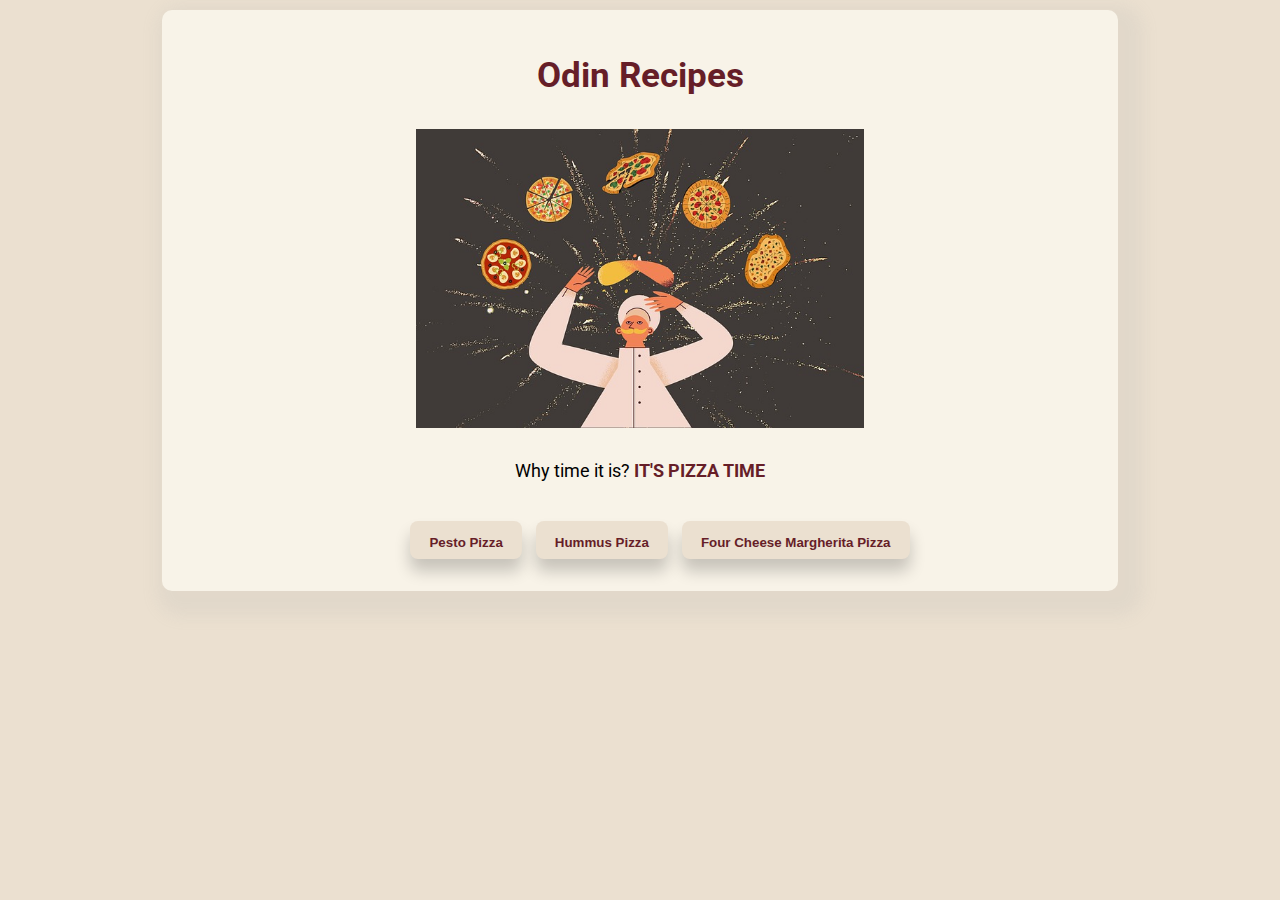
<file: index.html>
<!DOCTYPE html>
<html lang="en">
  <head>
    <meta charset="UTF-8" />
    <meta http-equiv="X-UA-Compatible" content="IE=edge" />
    <meta name="viewport" content="width=device-width, initial-scale=1.0" />
    <title>It's Pizza Time | Home</title>
    <link rel="stylesheet" href="/style/style.css" />
  </head>
  <body>
    <div class="container">
      <h1>Odin Recipes</h1>

      <img src="img/pizza.jpg" />
      <p>Why time it is? <strong>IT'S PIZZA TIME</strong></p>

      <ul>
        <button>
          <li class="btn">
            <a href="recipes/pesto-pizza.html">Pesto Pizza</a>
          </li>
        </button>

        <button>
          <li class="btn">
            <a href="recipes/hummus-pizza.html">Hummus Pizza</a>
          </li>
        </button>

        <button>
          <li class="btn">
            <a href="recipes/four-cheese-margherita-pizza.html"
              >Four Cheese Margherita Pizza</a
            >
          </li>
        </button>
      </ul>
    </div>
  </body>
</html>
</file>
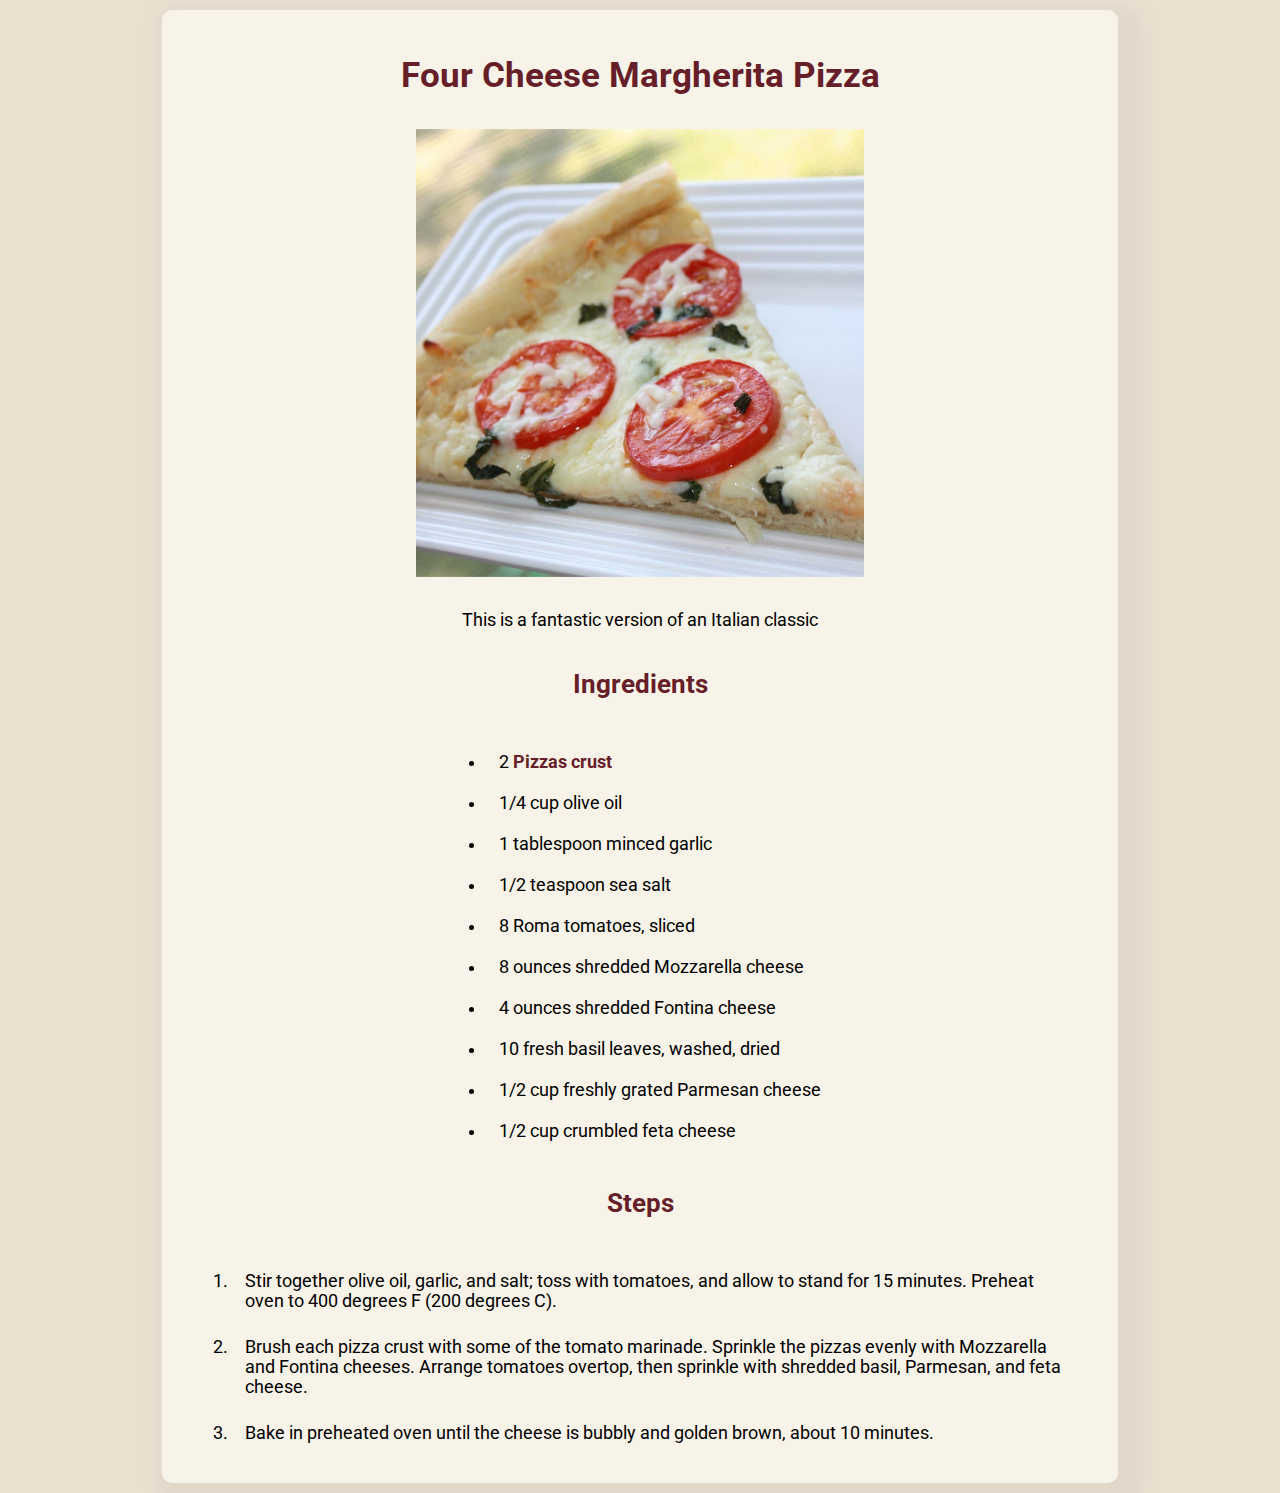
<file: recipes/four-cheese-margherita-pizza.html>
<!DOCTYPE html>
<html lang="en">
  <head>
    <meta charset="UTF-8" />
    <meta http-equiv="X-UA-Compatible" content="IE=edge" />
    <meta name="viewport" content="width=device-width, initial-scale=1.0" />
    <title>It's Pizza Time | Four Cheese Margherita Pizza</title>
    <link rel="stylesheet" href="/style/style.css" />
  </head>
  <body>
    <div class="container">
      <h1>Four Cheese Margherita Pizza</h1>
      <img src="../img/four-chesse.jpeg" />
      <p>This is a fantastic version of an Italian classic</p>
      <h2>Ingredients</h2>
      <ul>
        <li>
          2
          <a
            class="crust"
            href="https://www.allrecipes.com/recipe/220183/easy-homemade-pizza-dough/"
            target="_blank"
          >
            Pizzas crust</a
          >
        </li>
        <li>1/4 cup olive oil</li>
        <li>1 tablespoon minced garlic</li>
        <li>1/2 teaspoon sea salt</li>
        <li>8 Roma tomatoes, sliced</li>
        <li>8 ounces shredded Mozzarella cheese</li>
        <li>4 ounces shredded Fontina cheese</li>
        <li>10 fresh basil leaves, washed, dried</li>
        <li>1/2 cup freshly grated Parmesan cheese</li>
        <li>1/2 cup crumbled feta cheese</li>
      </ul>
      <h2>Steps</h2>
      <ol>
        <li>
          Stir together olive oil, garlic, and salt; toss with tomatoes, and
          allow to stand for 15 minutes. Preheat oven to 400 degrees F (200
          degrees C).
        </li>
        <li>
          Brush each pizza crust with some of the tomato marinade. Sprinkle the
          pizzas evenly with Mozzarella and Fontina cheeses. Arrange tomatoes
          overtop, then sprinkle with shredded basil, Parmesan, and feta cheese.
        </li>
        <li>
          Bake in preheated oven until the cheese is bubbly and golden brown,
          about 10 minutes.
        </li>
      </ol>
    </div>
  </body>
</html>
</file>
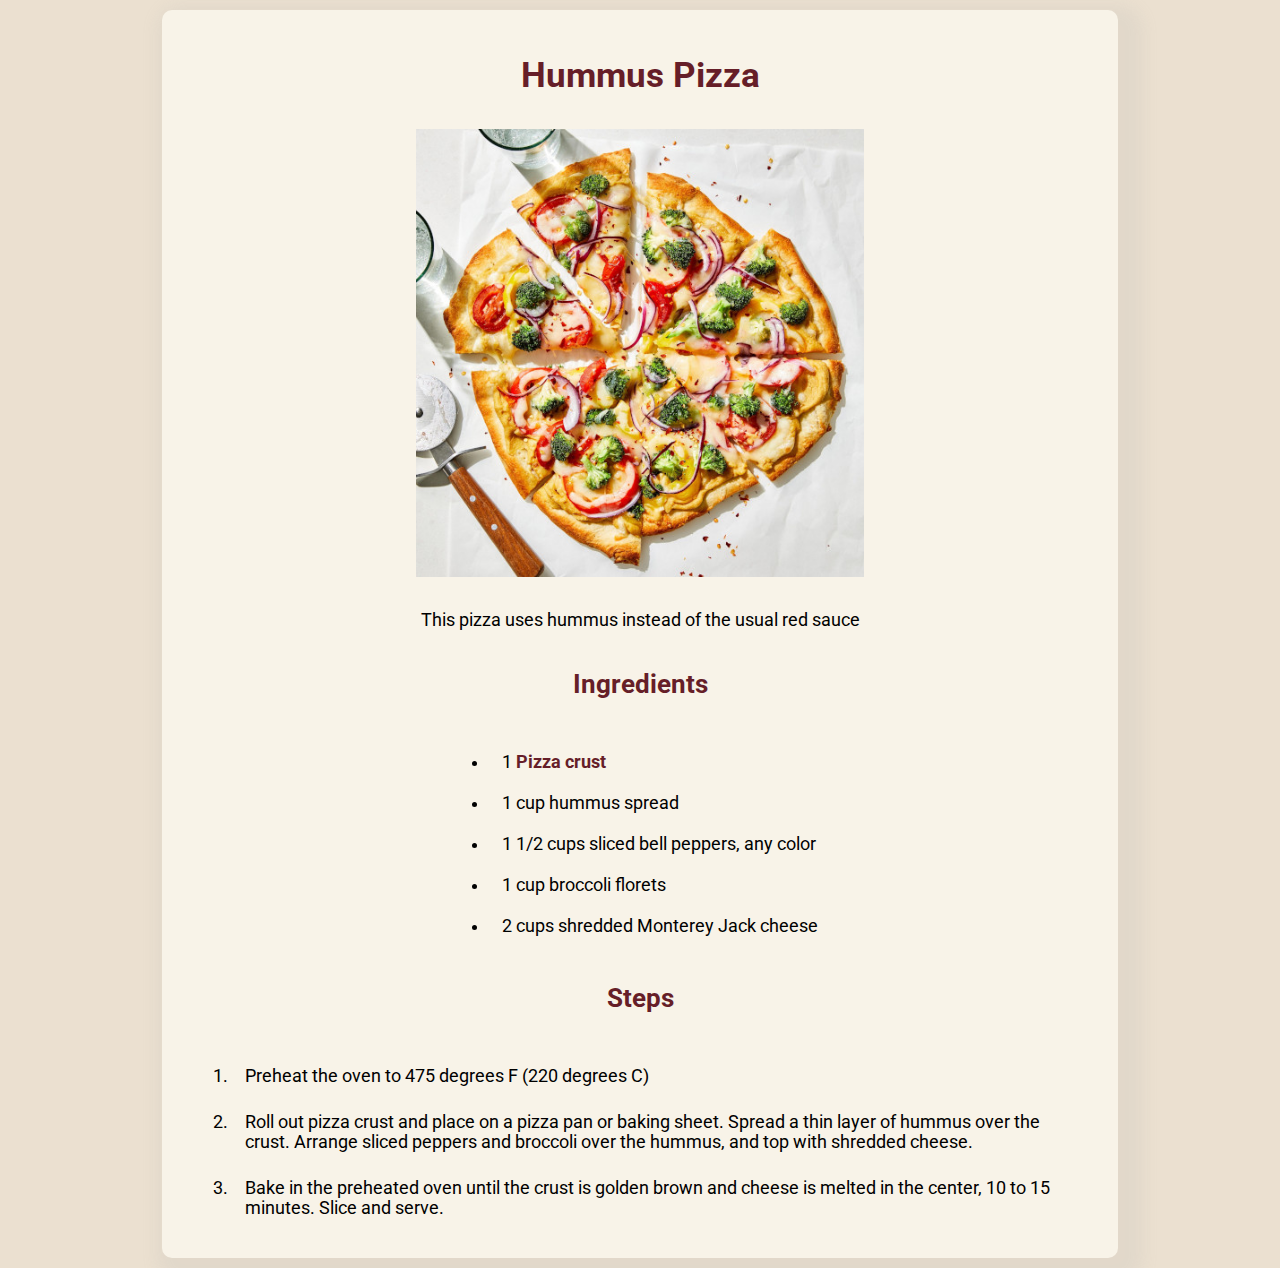
<file: recipes/hummus-pizza.html>
<!DOCTYPE html>
<html lang="en">
  <head>
    <meta charset="UTF-8" />
    <meta http-equiv="X-UA-Compatible" content="IE=edge" />
    <meta name="viewport" content="width=device-width, initial-scale=1.0" />
    <title>It's Pizza Time | Hummus Pizza</title>
    <link rel="stylesheet" href="/style/style.css" />
  </head>
  <body>
    <div class="container">
      <h1>Hummus Pizza</h1>
      <img src="/img/hummus-pizza.jpeg" alt="hummus pizza" />
      <p>This pizza uses hummus instead of the usual red sauce</p>
      <h2>Ingredients</h2>
      <ul>
        <li>
          1
          <a
            class="crust"
            href="https://www.allrecipes.com/recipe/220183/easy-homemade-pizza-dough/"
            target="_blank"
            >Pizza crust</a
          >
        </li>
        <li>1 cup hummus spread</li>
        <li>1 1/2 cups sliced bell peppers, any color</li>
        <li>1 cup broccoli florets</li>
        <li>2 cups shredded Monterey Jack cheese</li>
      </ul>
      <h2>Steps</h2>
      <ol>
        <li>Preheat the oven to 475 degrees F (220 degrees C)</li>
        <li>
          Roll out pizza crust and place on a pizza pan or baking sheet. Spread
          a thin layer of hummus over the crust. Arrange sliced peppers and
          broccoli over the hummus, and top with shredded cheese.
        </li>
        <li>
          Bake in the preheated oven until the crust is golden brown and cheese
          is melted in the center, 10 to 15 minutes. Slice and serve.
        </li>
      </ol>
    </div>
  </body>
</html>
</file>
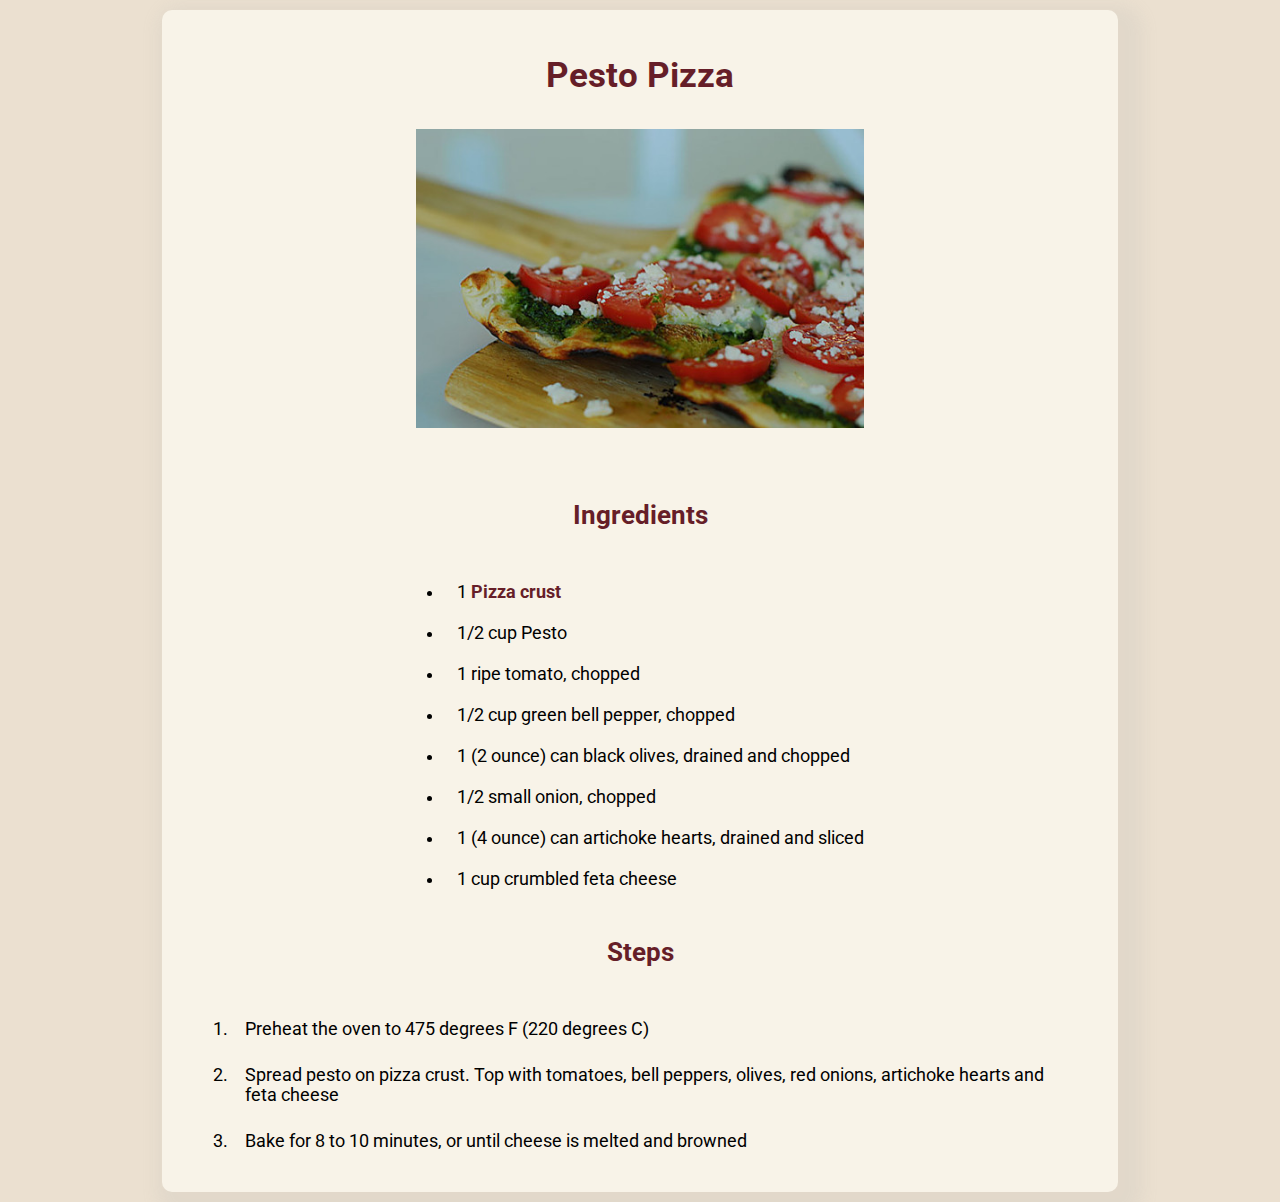
<file: recipes/pesto-pizza.html>
<!DOCTYPE html>
<html lang="en">
  <head>
    <meta charset="UTF-8" />
    <meta http-equiv="X-UA-Compatible" content="IE=edge" />
    <meta name="viewport" content="width=device-width, initial-scale=1.0" />
    <title>It's Pizza Time | Pesto Pizza</title>
    <link rel="stylesheet" href="/style/style.css" />
  </head>
  <body>
    <div class="container">
      <h1>Pesto Pizza</h1>
      <img src="/img/pesto-pizza.jpeg" alt="pesto pizza" />
      <p></p>
      <h2>Ingredients</h2>
      <ul>
        <li>
          1
          <a
            class="crust"
            href="https://www.allrecipes.com/recipe/220183/easy-homemade-pizza-dough/"
            target="_blank"
            >Pizza crust</a
          >
        </li>
        <li>1/2 cup Pesto</li>
        <li>1 ripe tomato, chopped</li>
        <li>1/2 cup green bell pepper, chopped</li>
        <li>1 (2 ounce) can black olives, drained and chopped</li>
        <li>1/2 small onion, chopped</li>
        <li>1 (4 ounce) can artichoke hearts, drained and sliced</li>
        <li>1 cup crumbled feta cheese</li>
      </ul>
      <h2>Steps</h2>
      <ol>
        <li>Preheat the oven to 475 degrees F (220 degrees C)</li>
        <li>
          Spread pesto on pizza crust. Top with tomatoes, bell peppers, olives,
          red onions, artichoke hearts and feta cheese
        </li>
        <li>Bake for 8 to 10 minutes, or until cheese is melted and browned</li>
      </ol>
    </div>
  </body>
</html>
</file>
<file: style/style.css>
@import url('https://fonts.googleapis.com/css2?family=Roboto:ital,wght@0,100;0,300;0,400;0,500;0,700;1,700&display=swap');

body {
    background-color: rgb(235, 224, 208);
    margin: 0px;
    padding: 0px;
    font-family: 'Roboto', sans-serif;
    display: flex;
    justify-content: center;
    align-content: center;
}

.container {
    display: flex;
    flex-direction: column;
    justify-content: center;
    align-items: center;
    background-color: rgb(248, 243, 232);
    width: 70vw;
    margin: 10px auto;
    padding: 10px 30px;
    border-radius: 10px;
    box-shadow: 10px 10px 15px 15px rgba(170, 170, 170, 0.144);
    font-size: 1.1em;
}

h1, h2, strong {
    color:rgb(102, 30, 40);
    
}

h1 {
    padding: 10px;
}

img {
    width: 35vw;
    padding-bottom: 15px;
}


.btn {
    list-style: none;
}

a {
    text-decoration: none;
    color: rgb(102, 30, 40);
    font-weight: 700;
}

button { 
    background-color: rgb(235, 224, 208);
    box-shadow: 0px 12px 16px 0px rgba(0,0,0,0.2);
    border: none;
    border-radius: 8px;
    margin: 5px;
}

button:hover{
    background-color: rgb(240, 218, 185);
    border: 1px solid rgba(102, 30, 40, 0.747);
}


li {
    padding: 13px;
}


.crust:hover {
    text-decoration: underline;
}

ul li {
    padding-bottom: 8px;
}

ol li {
   margin: auto;
}
</file>
